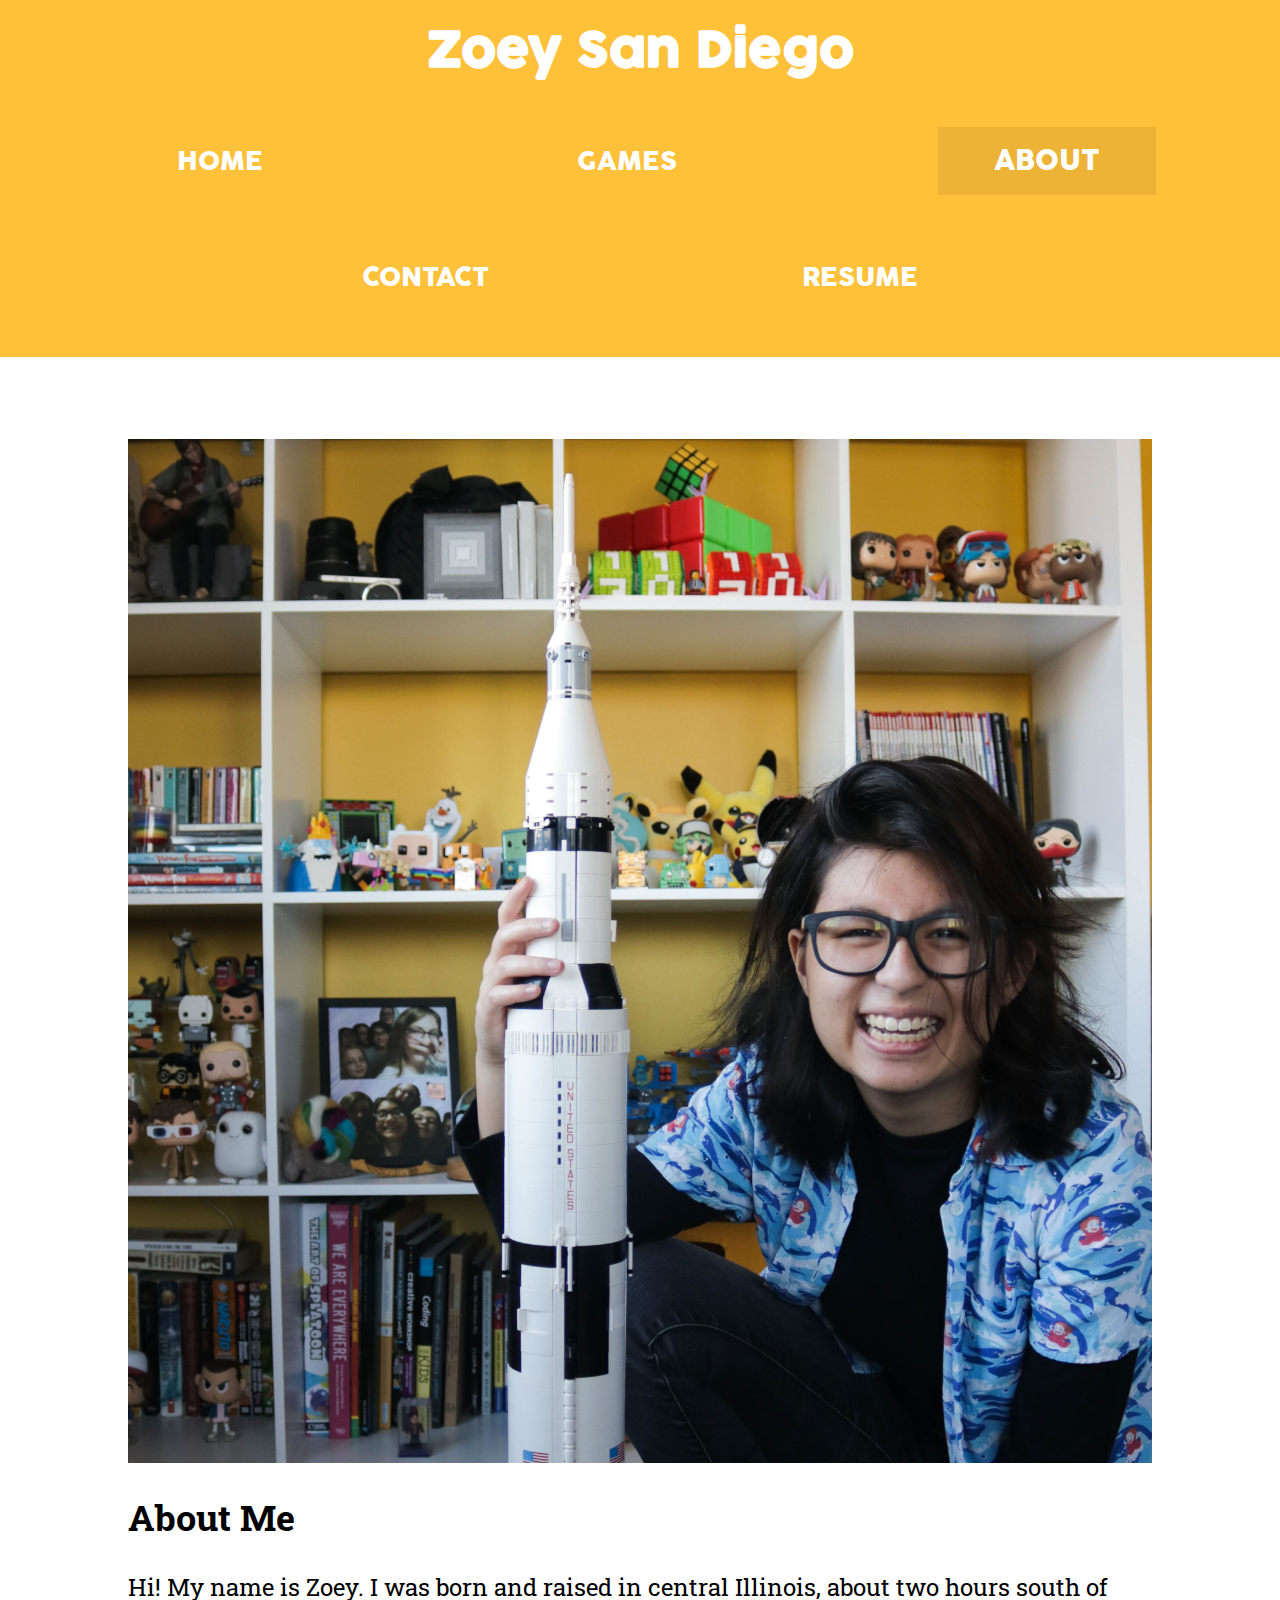
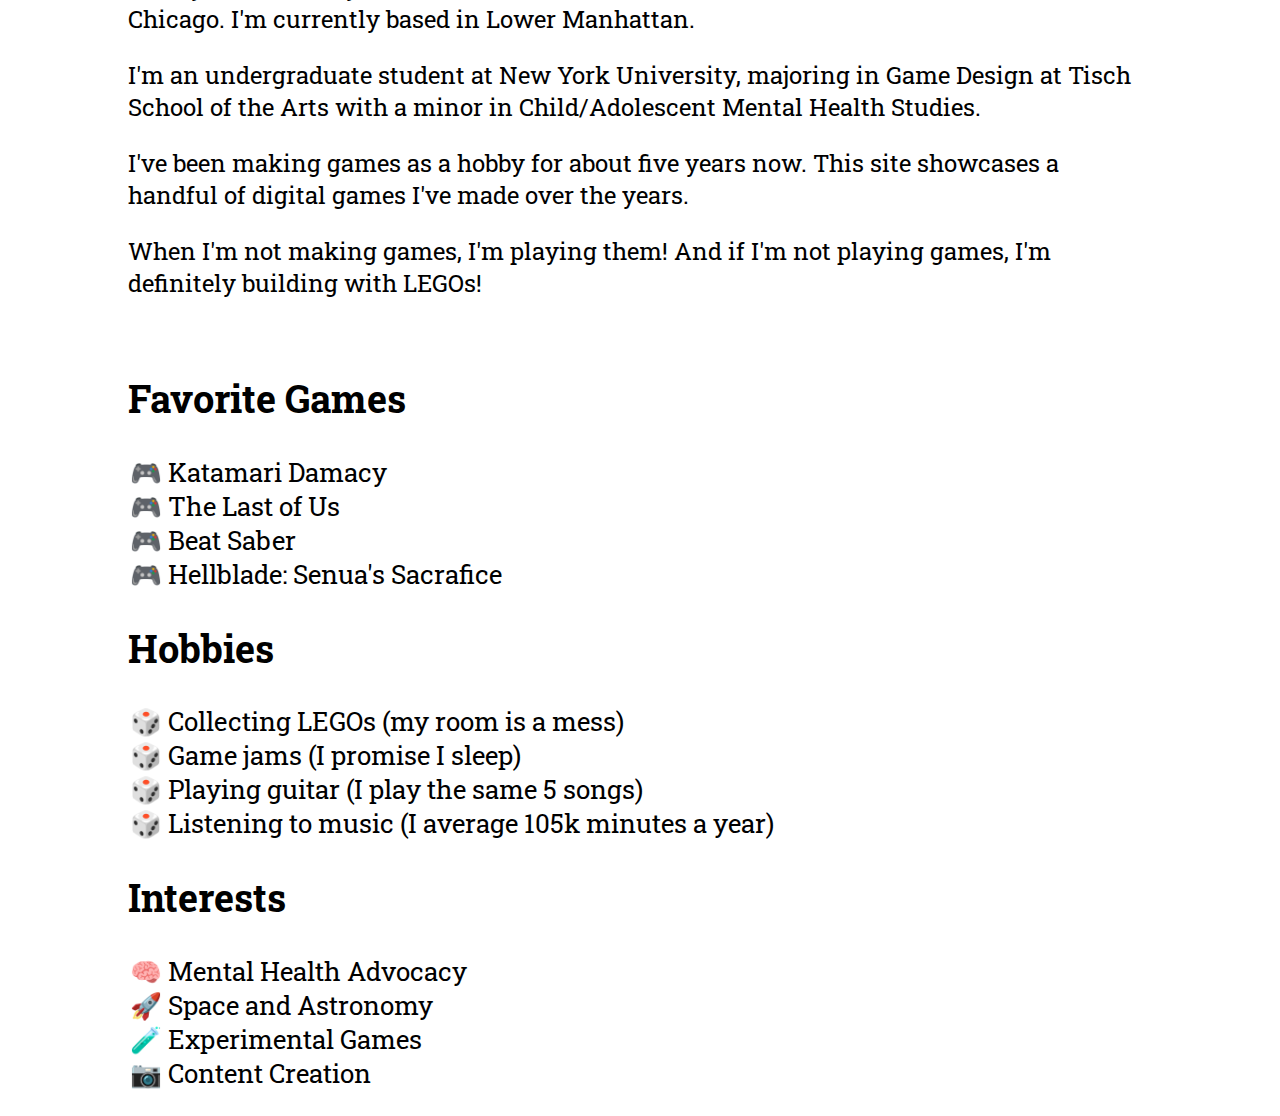
<file: about.html>
<!DOCTYPE HTML>
<html>
    <head>
        <title>About Zoey San Diego</title>
        <link rel="icon" type="image/x-icon" href="images/Panda.png">
        <style> 
            @import url(style.css); 
            @import url('https://fonts.googleapis.com/css2?family=Roboto+Slab:wght@300;400&display=swap');
            @font-face { font-family: "Cocogoose"; src: url(fonts/cocogoose-pro.regular.ttf)}
        </style>
    </head>

    <body>
        <header>
            <h1>Zoey San Diego</h1>
            <nav>
                <ul>
                <li><a href="index.html">Home</a></li>
                <li><a href="games.html">Games</a></li>
                <li class="current"><a href="about.html">About</a></li>
                <li><a href="contact.html">Contact</a></li>
                <li><a href="resume.html">Resume</a></li>
                </ul>
            </nav>
        </header>
        
        <main >
            <div id="about">
            <picture>
                <source media="(min-width: 1400px)" srcset="images/IMG_8836.jpg">
                <img src="images/IMG_8836_crop.jpg">
            </picture>
            
            <h2>About Me</h2>
            <p>Hi! My name is Zoey. I was born and raised in central Illinois, about two hours south of Chicago. I'm currently based in Lower Manhattan.</p>
            <p>I'm an undergraduate student at New York University, majoring in Game Design at Tisch School of the Arts with a minor in Child/Adolescent Mental Health Studies.</p>
            <p>I've been making games as a hobby for about five years now. This site showcases a handful of digital games I've made over the years.</p>
            <p>When I'm not making games, I'm playing them! And if I'm not playing games, I'm definitely building with LEGOs!</p>
            </div>
            
            <div id="more_about">
                <div id="favorites">
                    <h2>Favorite Games</h2>
                    <ul>
                        <li>Katamari Damacy</li>
                        <li>The Last of Us</li>
                        <li>Beat Saber</li>
                        <li>Hellblade: Senua's Sacrafice</li>
                    </ul>
                </div>

                <div id="hobbies">
                    <h2>Hobbies</h2>
                    <ul>
                        <li>Collecting LEGOs (my room is a mess)</li>
                        <li>Game jams (I promise I sleep)</li>
                        <li>Playing guitar (I play the same 5 songs)</li>
                        <li>Listening to music (I average 105k minutes a year)</li>
                    </ul>
                </div>
                
                <div id="interests">
                    <h2>Interests</h2>
                    <ul>
                        <li style="list-style-type: '🧠 ' ">Mental Health Advocacy</li>
                        <li style="list-style-type: '🚀 '">Space and Astronomy</li>
                        <li style="list-style-type: '🧪 '">Experimental Games</li>
                        <li style="list-style-type: '📷 '">Content Creation</li>
                    </ul>
                </div>
            </div>
        </main>
    </body>
</html>
</file>
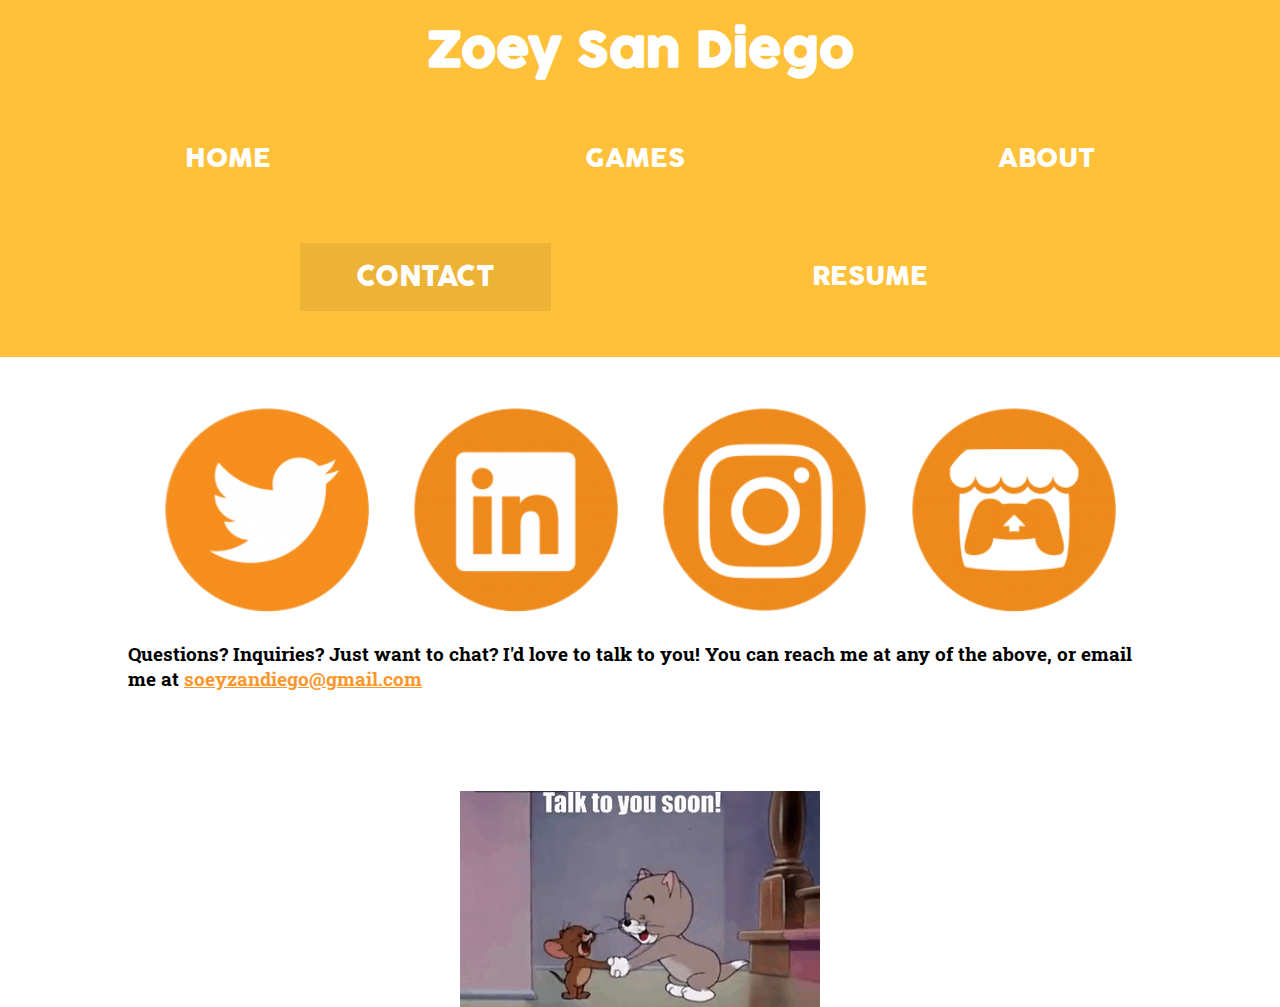
<file: contact.html>
<!DOCTYPE HTML>
<html>
    <head>
        <title>Contact Zoey San Diego</title>
        <link rel="icon" type="image/x-icon" href="images/Panda.png">
        <style>
            @import url(style.css);
            @import url('https://fonts.googleapis.com/css2?family=Roboto+Slab:wght@300;400&display=swap');
            @font-face { font-family: "Cocogoose"; src: url(fonts/cocogoose-pro.regular.ttf)}
        </style>
    </head>

    <body>
        <header>
            <h1>Zoey San Diego</h1>
            <nav>
                <ul>
                <li><a href="index.html">Home</a></li>    
                <li><a href="games.html">Games</a></li>
                <li><a href="about.html">About</a></li>
                <li class="current"><a href="contact.html">Contact</a></li>
                <li><a href="resume.html">Resume</a></li>
                </ul>
            </nav>
        </header>
    
        <main>
        <ul class="socials">
            <li><a href="https://twitter.com/soeyzandiego" target="_blank"><img src="images/twitter.png" width=10%></a></li>
            <li><a href="https://www.linkedin.com/in/zoey-san-diego-7312aa20b/" target="_blank"><img src="images/linkedin.png" width=10%></a></li>
            <li><a href="https://www.instagram.com/soeyzandiego/" target="_blank"><img src="images/instagram.png" width=10%></a></li>
            <li><a href="https://soeyzandiego.itch.io/"><img src="images/itch.png" width=10%></a></li>
        </ul>
            
        <h3 style="margin-bottom: 100px;">Questions? Inquiries? Just want to chat? I'd love to talk to you! You can reach me at any of the above, or email me at <a href="soeyzandiego@gmail.com">soeyzandiego@gmail.com</a></h3>
        
        <img
             src="images/talk-soon.gif",
             style="display: block; margin: auto;"
             >
        </main>
    </body>
    
</html>
</file>
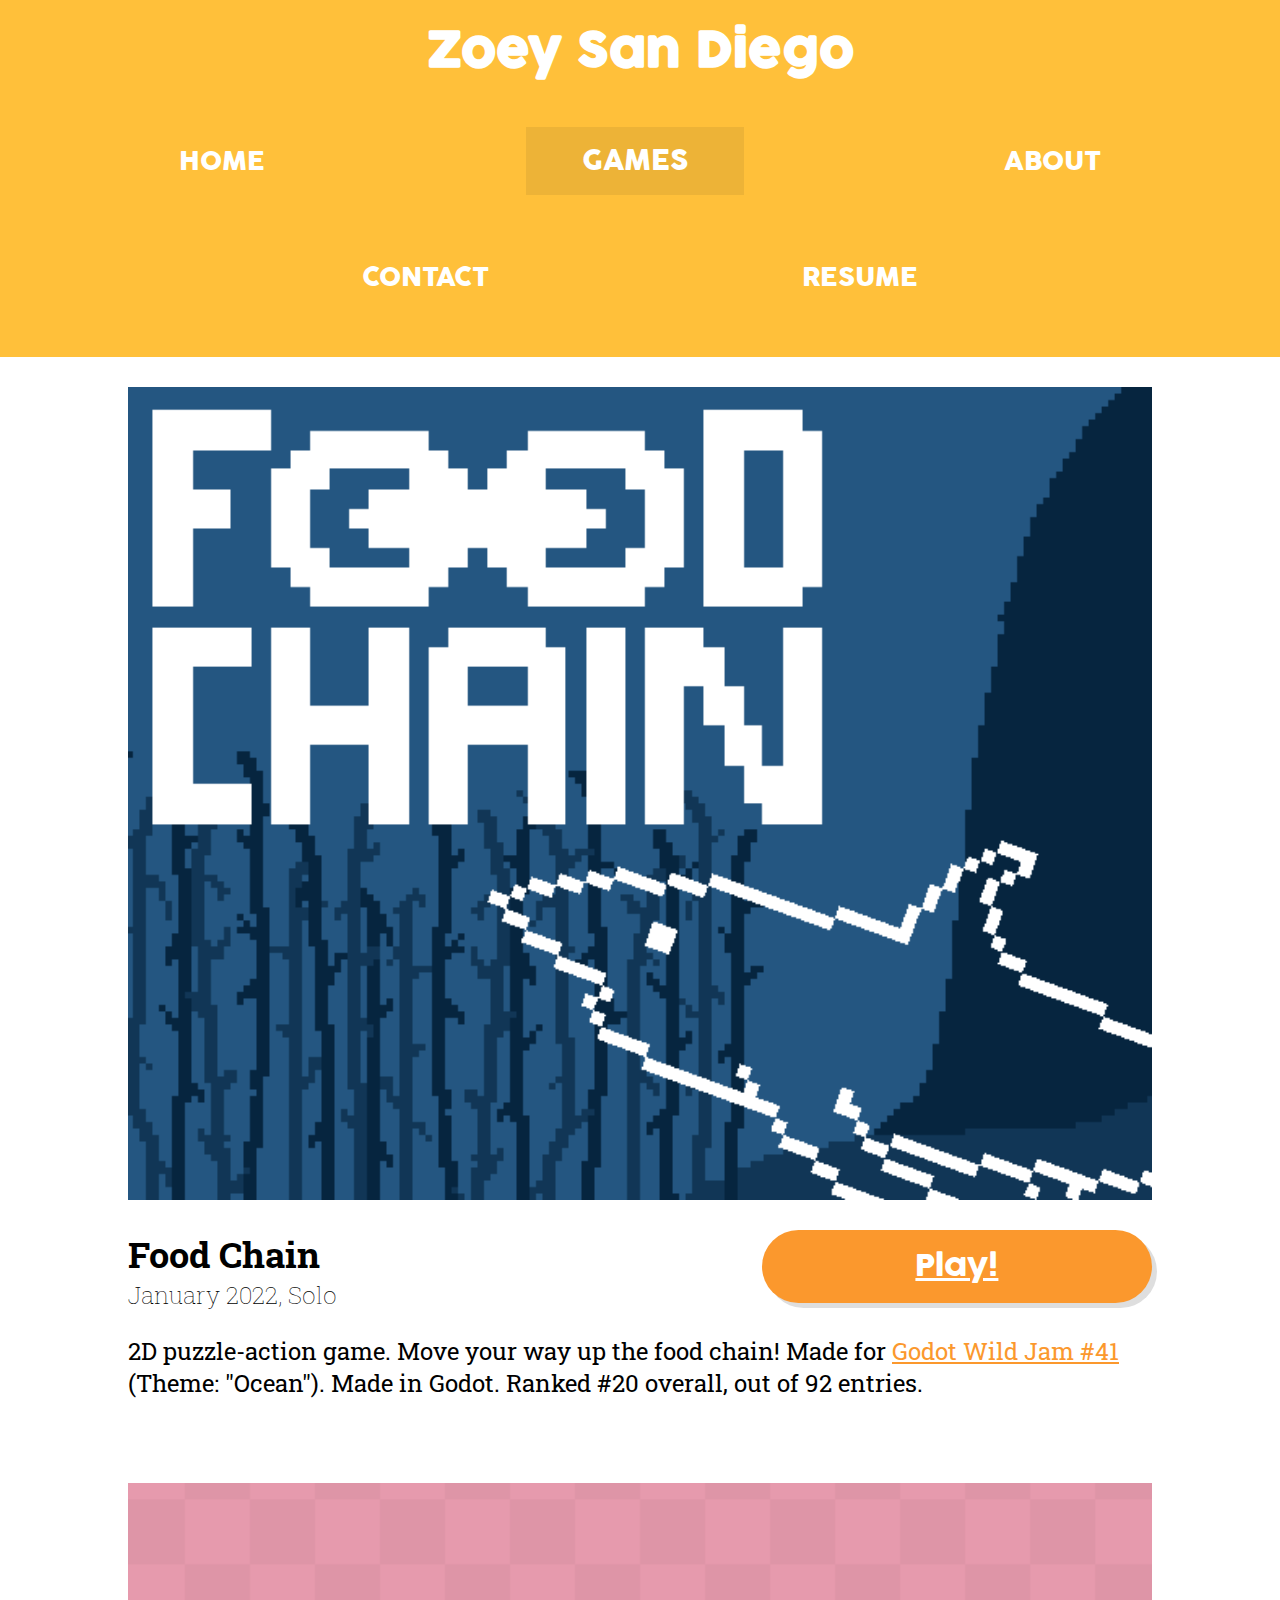
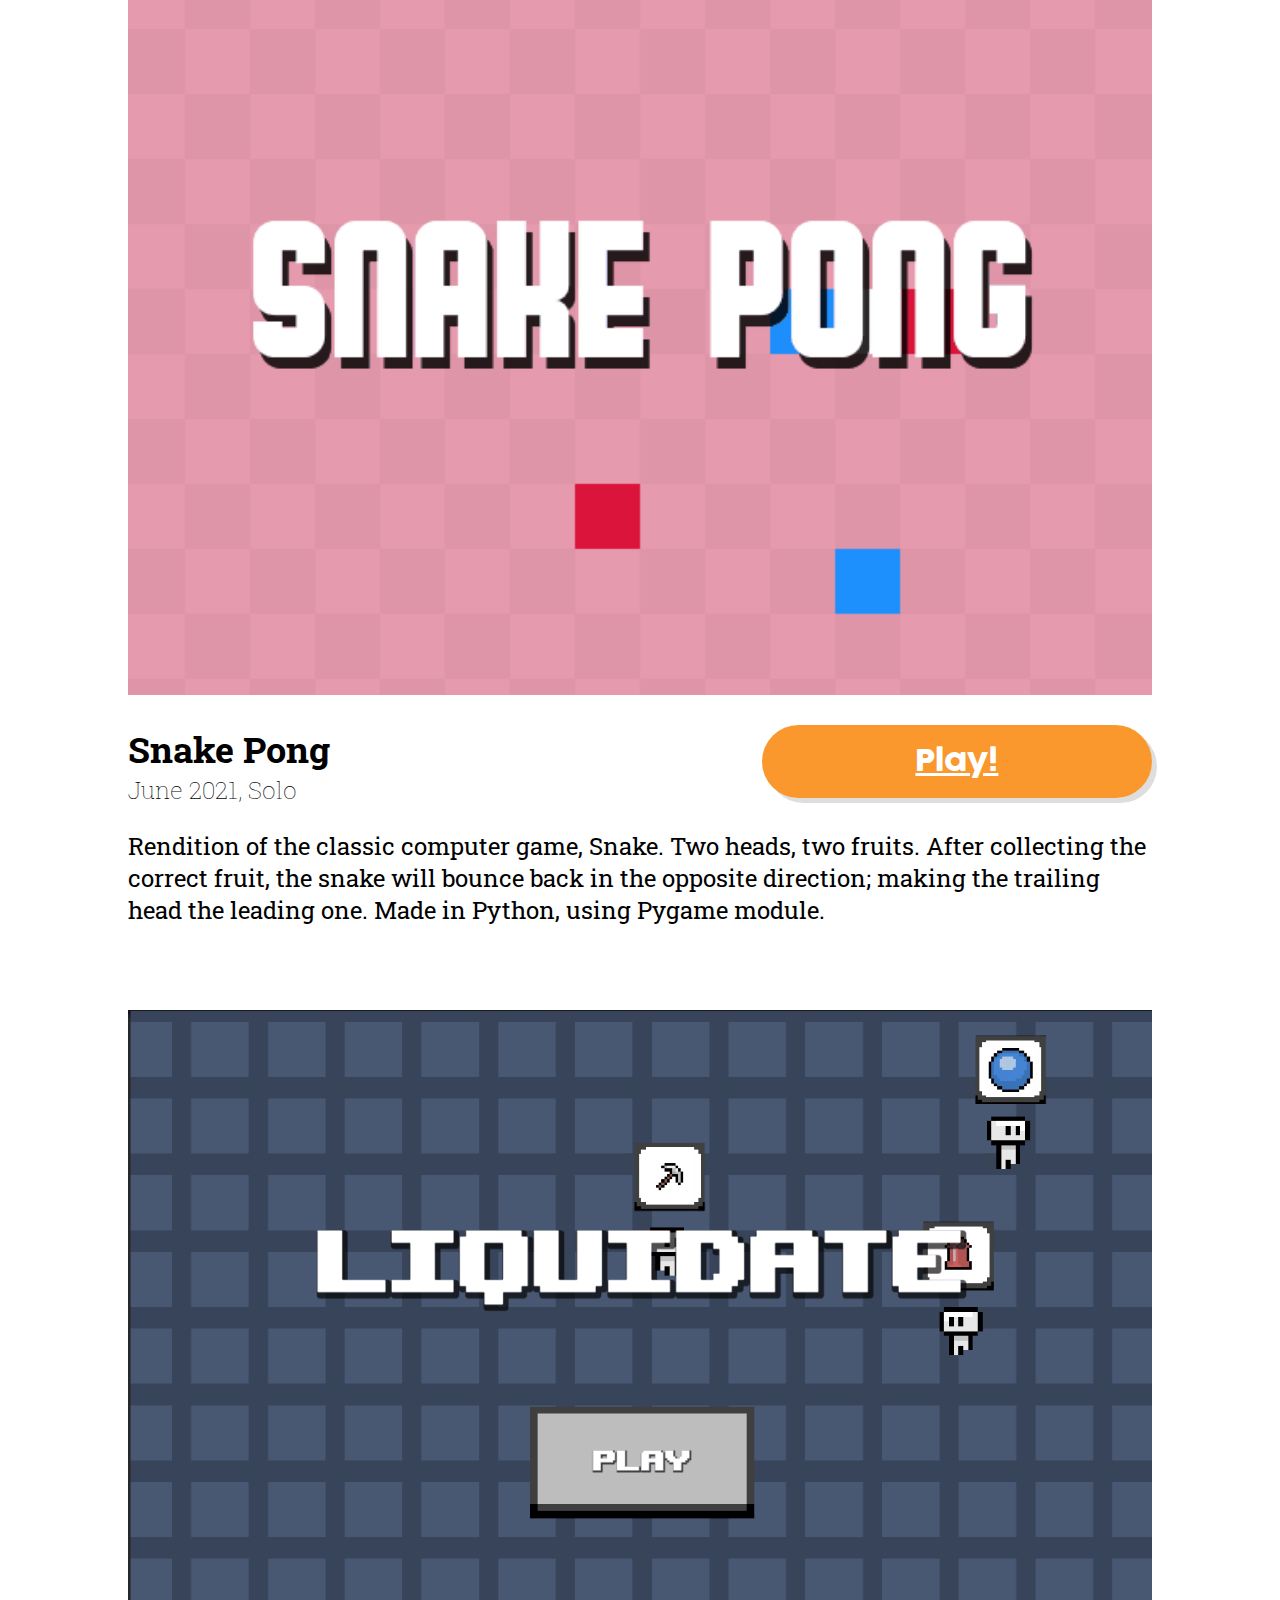
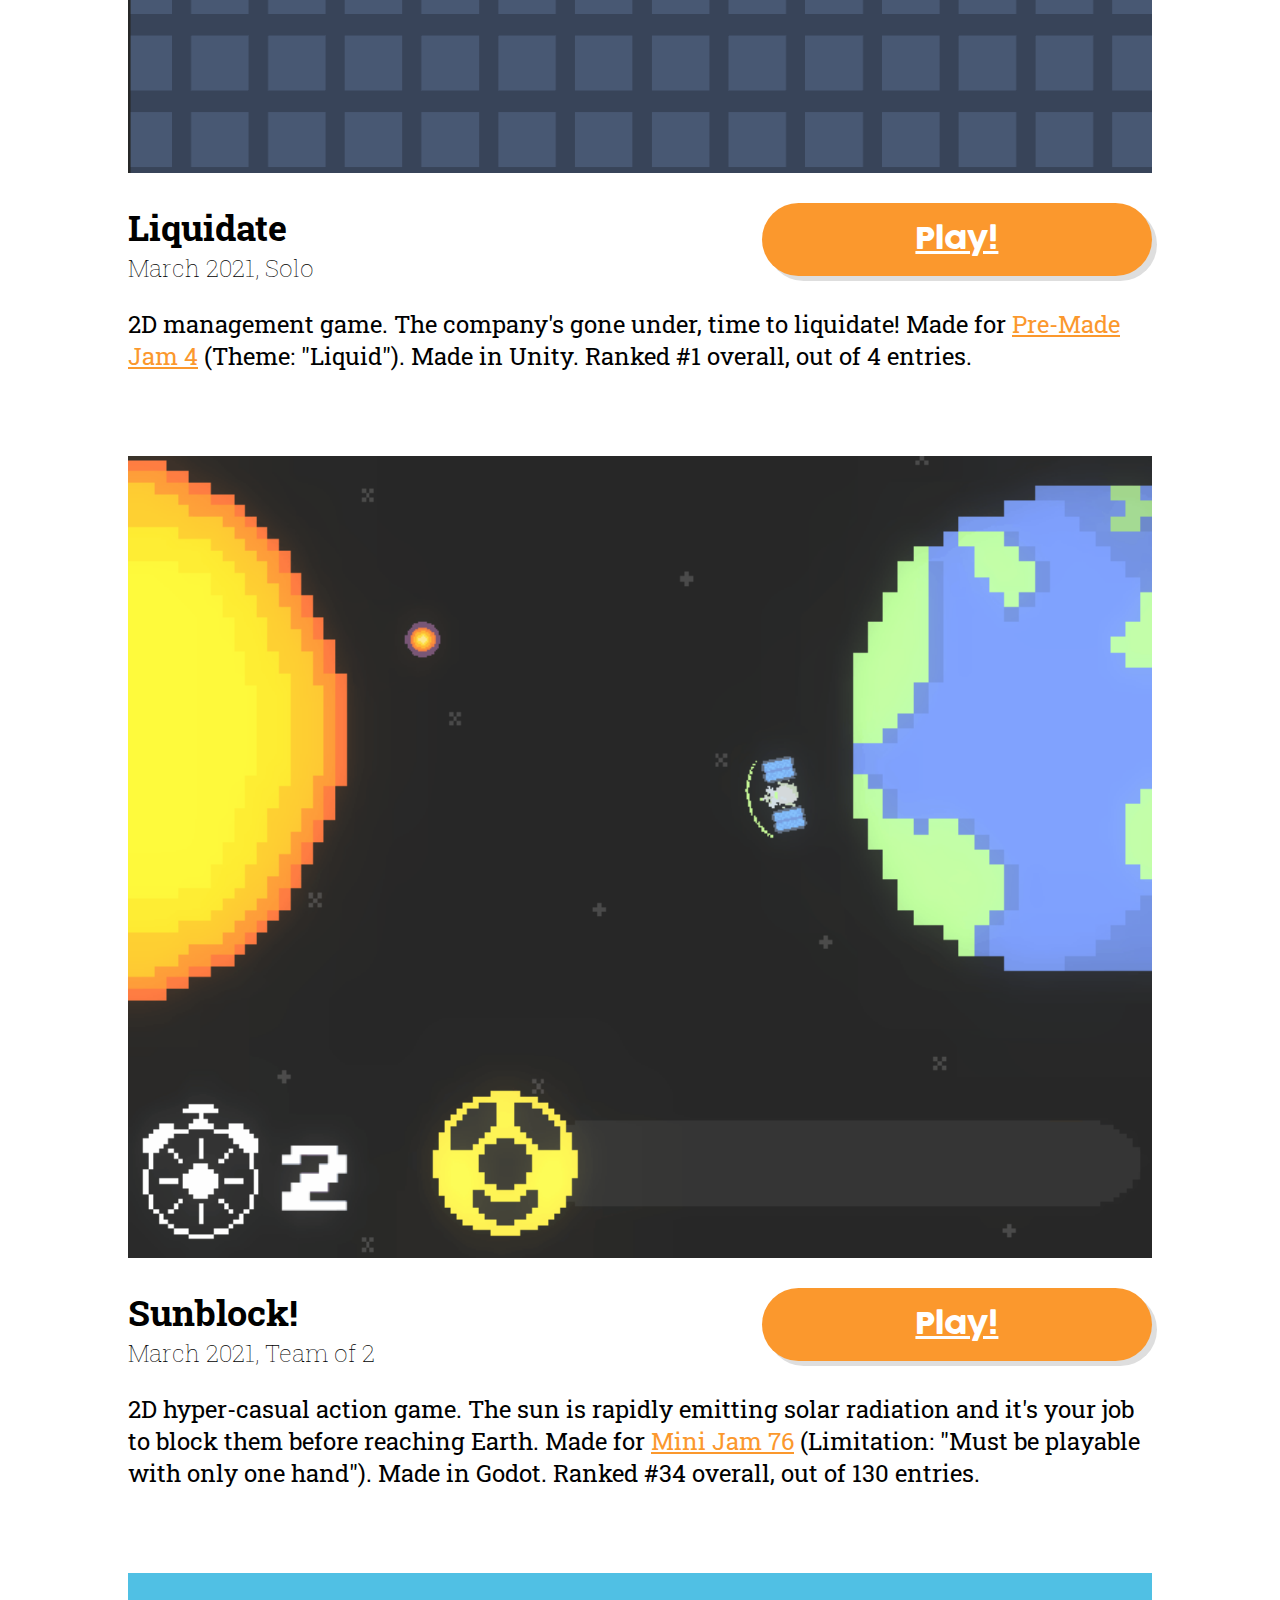
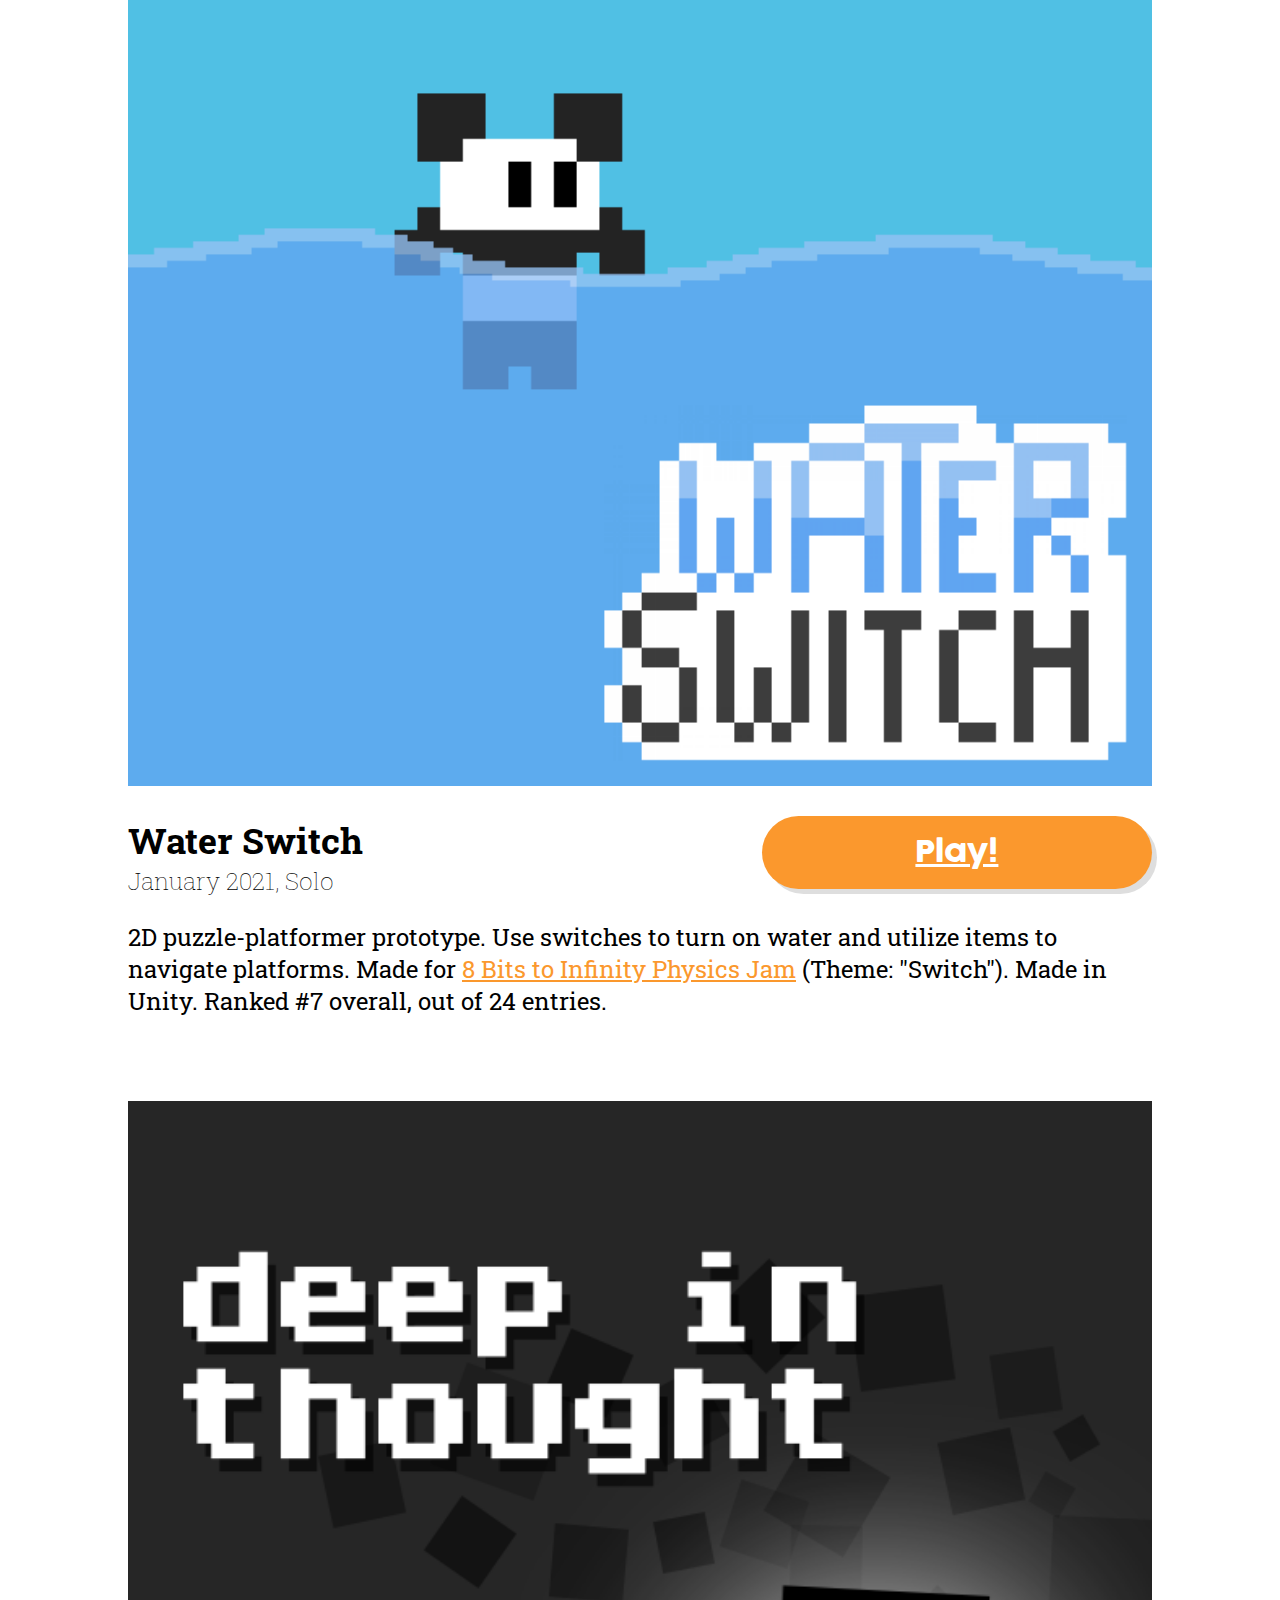
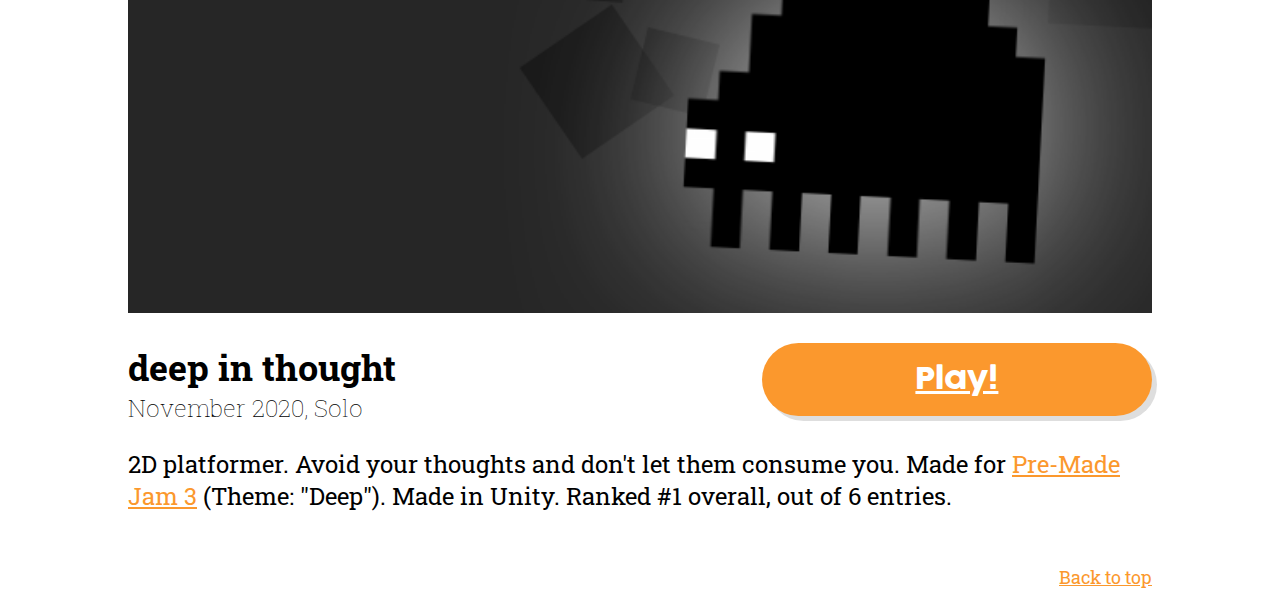
<file: games.html>
<!DOCTYPE HTML>
<html>
    <head>
        <title>Games by Zoey San Diego</title>
        <link rel="icon" type="image/x-icon" href="images/Panda.png">
        <style>
            @import url(style.css);
            @import url('https://fonts.googleapis.com/css2?family=Roboto+Slab:wght@300;400&display=swap');
            @font-face { font-family: "Cocogoose"; src: url(fonts/cocogoose-pro.regular.ttf)}
        </style>
    </head>

    <body>
        <header name="top">
            <h1>Zoey San Diego</h1>
            <nav>
                <ul>
                <li><a href="index.html">Home</a></li>    
                <li class="current"><a href="games.html">Games</a></li>
                <li><a href="about.html">About</a></li>
                <li><a href="contact.html">Contact</a></li>
                <li><a href="resume.html">Resume</a></li>
                </ul>
            </nav>
        </header>
        
        <main id="games">
            <div class="preview">
                <div class="container">
                    <a href="https://soeyzandiego.itch.io/food-chain" target="_blank"><img src="images/food_chain.png"></a>
                    <p class="button"><a href="https://soeyzandiego.itch.io/food-chain" target="_blank">Play!</a></p>
                    <h2>Food Chain</h2>
                    <h3>January 2022, Solo</h3>
                    <p>2D puzzle-action game. Move your way up the food chain! Made for <a href="https://itch.io/jam/godot-wild-jam-41" target="_blank">Godot Wild Jam #41</a> (Theme: "Ocean").
                    Made in Godot. Ranked #20 overall, out of 92 entries.</p>
                </div>
            </div>
            
            <div class="preview">
                <div class="container">
                    <a href="https://soeyzandiego.itch.io/snake-pong" target="_blank"><img src="images/1_snake_pong_cover.gif"></a>
                    <p class="button"><a href="https://soeyzandiego.itch.io/snake-pong" target="_blank">Play!</a></p>
                    <h2>Snake Pong</h2>
                    <h3>June 2021, Solo</h3>
                    <p>Rendition of the classic computer game, Snake. Two heads, two fruits. After collecting the correct fruit, the snake will bounce 
                    back in the opposite direction; making the trailing head the leading one. Made in Python, using Pygame module.</p>
                </div>
            </div>
            
            <div class="preview">
                <div class="container">
                    <a href="https://soeyzandiego.itch.io/liquidate" target="_blank"><img src="images/liquidate.gif"></a>
                    <p class="button"><a href=https://soeyzandiego.itch.io/liquidate target="_blank">Play!</a></p>
                    <h2>Liquidate</h2>
                    <h3>March 2021, Solo</h3>
                    <p>2D management game. The company's gone under, time to liquidate! Made for <a href="https://itch.io/jam/pre-made-jam-4" target="_blank">Pre-Made Jam 4</a> 
                    (Theme: "Liquid"). Made in Unity. Ranked #1 overall, out of 4 entries.</p>
                </div>
            </div>
            
            <div class="preview">
                <div class="container">
                    <a href="https://liam-x220.itch.io/sunblock-minijam-76" target="_blank"><img src="images/sunblock_gameplay.gif"></a>
                    <p class="button"><a href="https://liam-x220.itch.io/sunblock-minijam-76" target="_blank">Play!</a></p>
                    <h2>Sunblock!</h2>
                    <h3>March 2021, Team of 2</h3>
                    <p>2D hyper-casual action game. The sun is rapidly emitting solar radiation and it's your job to block them before reaching Earth. Made for 
                    <a href="https://itch.io/jam/mini-jam-76-radiation" target="_blank">Mini Jam 76</a> (Limitation: "Must be playable with only one hand"). Made in Godot. Ranked #34 overall, out of 130 entries.</p>
                </div>
            </div>
            
            <div class="preview">
                <div class="container">
                    <a href="https://soeyzandiego.itch.io/water-switch" target="_blank"><img src="images/water_switch.png"></a>
                    <p class="button"><a href="https://soeyzandiego.itch.io/water-switch" target="_blank">Play!</a></p>
                    <h2>Water Switch</h2>
                    <h3>January 2021, Solo</h3>
                    <p>2D puzzle-platformer prototype. Use switches to turn on water and utilize items to navigate platforms.
                    Made for <a href="https://itch.io/jam/8bti-physics-jam" target="_blank">8 Bits to Infinity Physics Jam</a> (Theme: "Switch"). Made in Unity. Ranked #7 overall, out of 24 entries.</p>
                </div>    
            </div>
            
            <div class="preview">
                <div class="container">
                    <a href="https://soeyzandiego.itch.io/deep-in-thought" target="_blank"><img src="images/dit.png"></a>
                    <p class="button"><a href="https://soeyzandiego.itch.io/deep-in-thought" target="_blank">Play!</a></p>
                    <h2>deep in thought</h2>
                    <h3>November 2020, Solo</h3>
                    <p>2D platformer. Avoid your thoughts and don't let them consume you. Made for <a href="https://itch.io/jam/pre-made-jam-3" target="_blank">Pre-Made Jam 3</a> (Theme: "Deep").
                    Made in Unity. Ranked #1 overall, out of 6 entries.</p>
                </div>
            </div>
            
            <footer>
                <a href="#top" style="float: right; font-size: 1.1em;">Back to top</a>
            </footer>
        </main>
        
    </body>
    
</html>
</file>
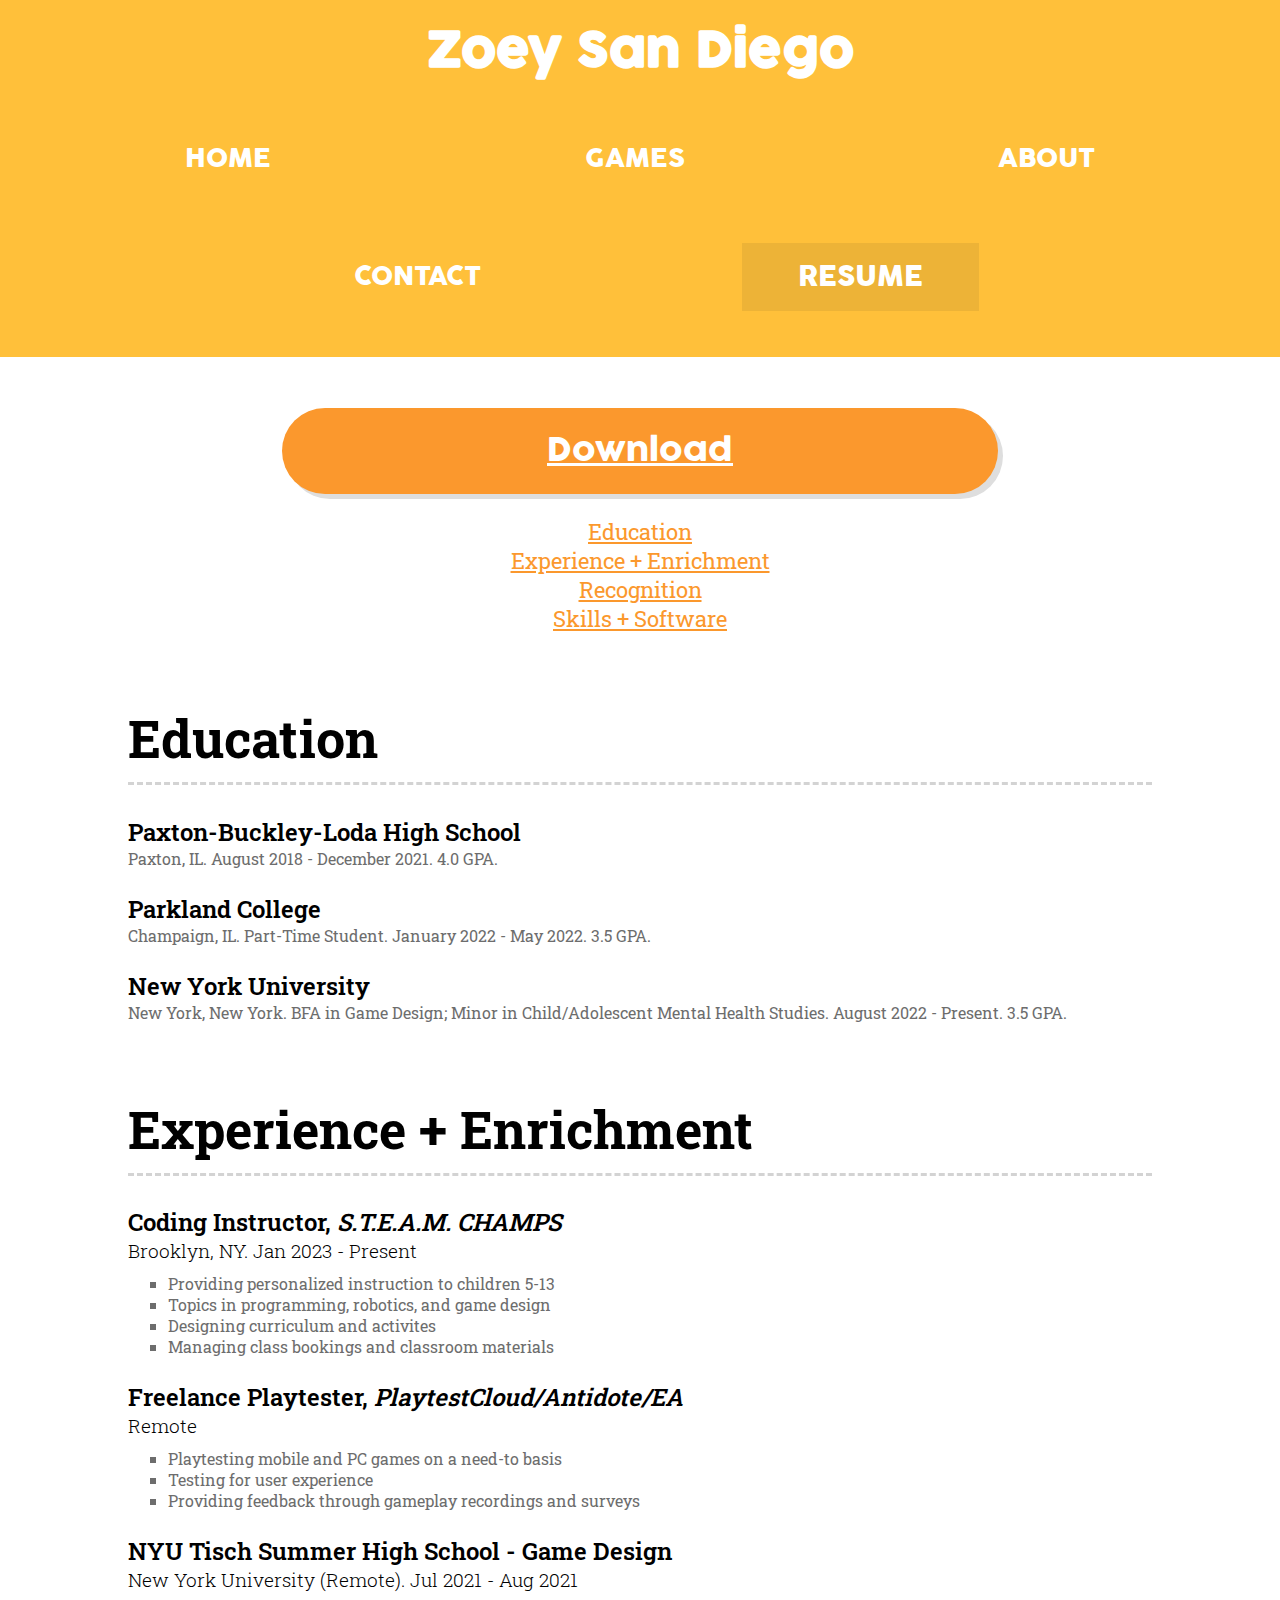
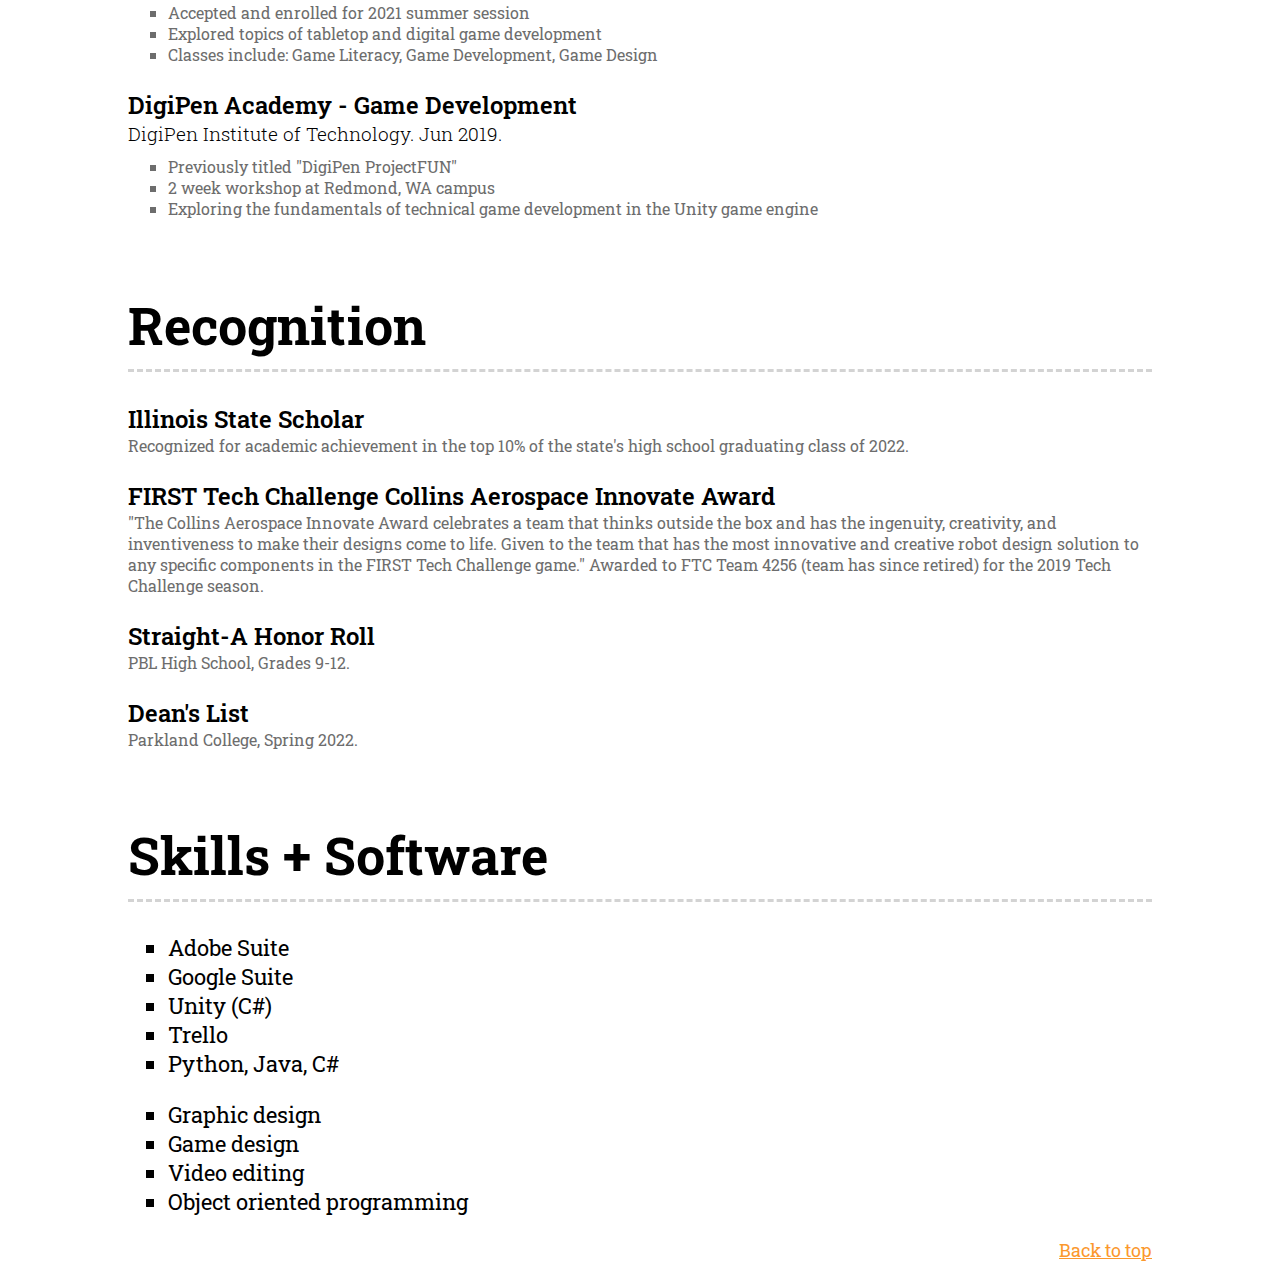
<file: resume.html>
<!DOCTYPE HTML>

<html>
    <head>
        <title>ZSD Resume</title>
        <link rel="icon" type="image/x-icon" href="images/Panda.png">
        <style>
            @import url(style.css);
            @import url('https://fonts.googleapis.com/css2?family=Roboto+Slab:wght@300;400&display=swap');
            @font-face { font-family: "Cocogoose"; src: url(fonts/cocogoose-pro.regular.ttf)}
        </style>
    </head>
    
    <body>
        <header name="top">
            <h1>Zoey San Diego</h1>
            <nav>
                <ul>
                <li><a href="index.html">Home</a></li>    
                <li><a href="games.html">Games</a></li>
                <li><a href="about.html">About</a></li>
                <li><a href="contact.html">Contact</a></li>
                <li class="current"><a href="resume.html">Resume</a></li>
                </ul>
            </nav>
        </header>
        
        <main id="resume">
            <p class="button"><a href="other/zsd_resume.pdf" target="_blank">Download</a></p>
            
            <ul class="directory">
                <li><a href="#education">Education</a></li>
                <li> <a href="#experience">Experience + Enrichment</a></li>
                <li><a href="#recognition">Recognition</a></li>
                <li><a href="#skills">Skills + Software</a></li>
            </ul>
                
            <div id="education">
                <h2>Education</h2>
                
                <h3>Paxton-Buckley-Loda High School</h3>
                <p>Paxton, IL. August 2018 - December 2021. 4.0 GPA.</p>
                
                <h3>Parkland College</h3>
                <p>Champaign, IL. Part-Time Student. January 2022 - May 2022. 3.5 GPA.</p>
                
                <h3>New York University</h3>
                <p>New York, New York. BFA in Game Design; Minor in Child/Adolescent Mental Health Studies. August 2022 - Present. 3.5 GPA.</p>
                
            </div>
            <div id="experience">
                <h2>Experience + Enrichment</h2>
                
                <h3>Coding Instructor, <i>S.T.E.A.M. CHAMPS</i></h3>
                <h4>Brooklyn, NY. Jan 2023 - Present</h4>
                <ul>
                    <li>Providing personalized instruction to children 5-13</li>
                    <li>Topics in programming, robotics, and game design</li>
                    <li>Designing curriculum and activites</li>
                    <li>Managing class bookings and classroom materials</li>
                </ul>
                
                <h3>Freelance Playtester, <i>PlaytestCloud/Antidote/EA</i></h3>
                <h4>Remote</h4>
                <ul>
                    <li>Playtesting mobile and PC games on a need-to basis</li>
                    <li>Testing for user experience</li>
                    <li>Providing feedback through gameplay recordings and surveys</li>
                </ul>
                
                <h3>NYU Tisch Summer High School - Game Design</h3>
                <h4>New York University (Remote). Jul 2021 - Aug 2021</h4>
                <ul>
                    <li>Accepted and enrolled for 2021 summer session</li>
                    <li>Explored topics of tabletop and digital game development</li>
                    <li>Classes include: Game Literacy, Game Development, Game Design</li>
                </ul>
                
                <h3>DigiPen Academy - Game Development</h3>
                <h4>DigiPen Institute of Technology. Jun 2019.</h4>
                <ul>
                    <li>Previously titled "DigiPen ProjectFUN"</li>
                    <li>2 week workshop at Redmond, WA campus</li>
                    <li>Exploring the fundamentals of technical game development in the Unity game engine</li>
                </ul>
            </div>
            <div id="recognition">
                <h2>Recognition</h2>
                
                <h3>Illinois State Scholar</h3>
                <p>Recognized for academic achievement in the top 10% of the state's high school graduating class of 2022.</p>
                
                <h3>FIRST Tech Challenge Collins Aerospace Innovate Award</h3>
                <p>"The Collins Aerospace Innovate Award celebrates a team that thinks outside the box and has the ingenuity, creativity, 
                    and inventiveness to make their designs come to life. Given to the team that has the most innovative and creative robot 
                    design solution to any specific components in the FIRST Tech Challenge game." Awarded to FTC Team 4256 (team has since retired) 
                    for the 2019 Tech Challenge season.</p>
                
                <h3>Straight-A Honor Roll</h3>
                <p>PBL High School, Grades 9-12.</p>
                
                <h3>Dean's List</h3>
                <p>Parkland College, Spring 2022.</p>
            </div>
            <div id="skills">
                <h2>Skills + Software</h2>
                <ul>
                    <li>Adobe Suite</li>
                    <li>Google Suite</li>
                    <li>Unity (C#)</li>
                    <li>Trello</li>
                    <li>Python, Java, C#</li>
                </ul>
                <ul>
                    <li>Graphic design</li>
                    <li>Game design</li>
                    <li>Video editing</li>
                    <li>Object oriented programming</li>
                </ul>
            </div>
            
            <footer>
                <a href="#top" style="float: right; font-size: 1.1em;">Back to top</a>
            </footer>
        </main>
    
    </body>
</html>
</file>
